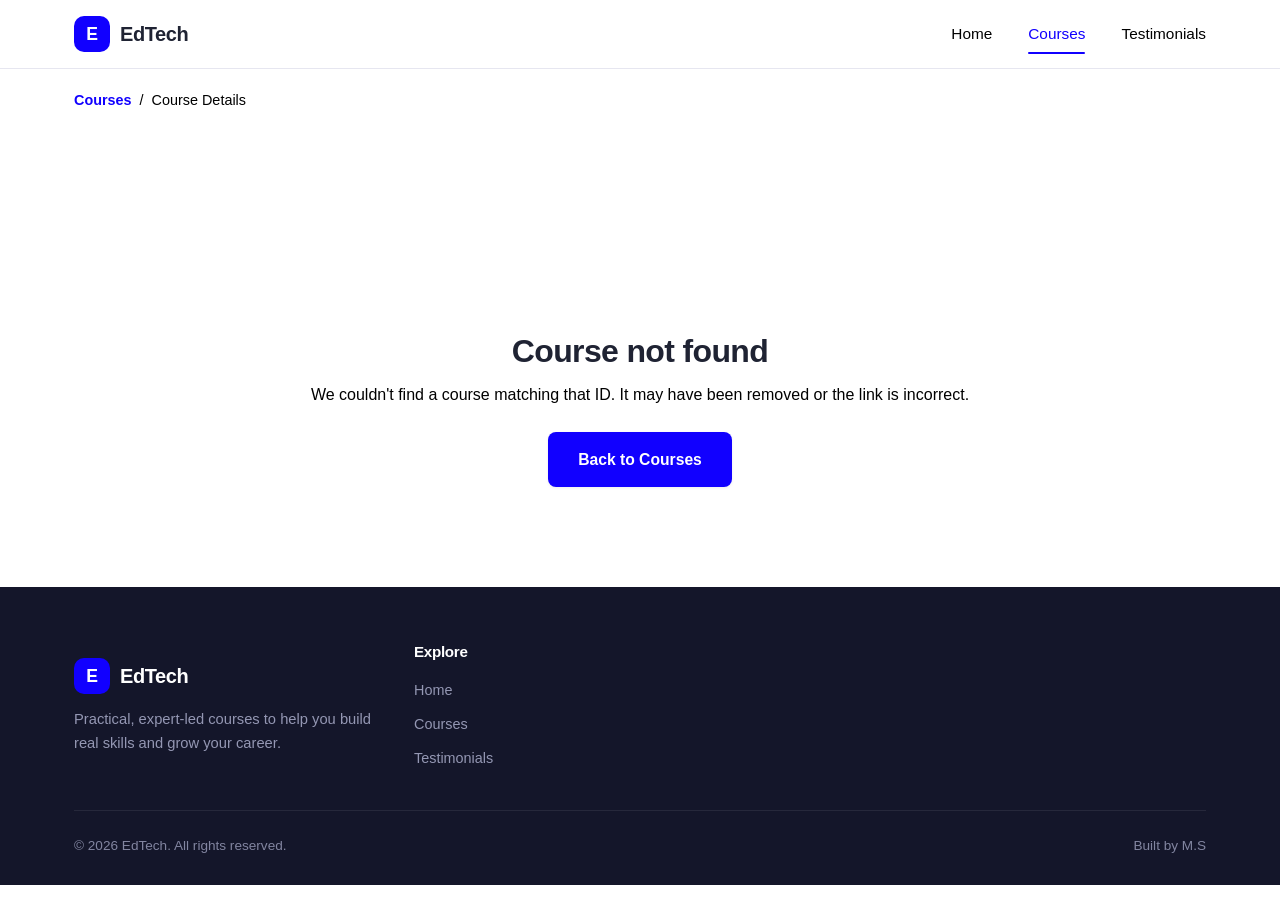
<file: course-detail.html>
<!DOCTYPE html>
<html lang="en">

<head>
  <meta charset="UTF-8" />
  <meta name="viewport" content="width=device-width, initial-scale=1.0" />
  <title>Course Details · EdTech</title>
  <meta name="description"
    content="View detailed information about this EdTech course, including price, instructor, and description." />
  <link rel="preconnect" href="https://fonts.googleapis.com" />
  <link rel="stylesheet" href="css/style.css" />
</head>

<body>

  <!--  Header  -->
  <header class="site-header">
    <div class="container navbar">
      <a href="index.html" class="logo" aria-label="EdTech Home">
        <span class="logo-mark">E</span>
        EdTech
      </a>

      <nav class="nav-links" id="nav-links">
        <a href="index.html" aria-current="page" aria-label="Home">Home</a>
        <a href="courses.html" class="active" aria-label="Browse Courses">Courses</a>
        <a href="index.html#testimonials" aria-label="View Testimonials">Testimonials</a>
      </nav>
      <div class="nav-actions">

        <button class="nav-toggle" aria-label="Toggle navigation menu" aria-expanded="false">
          <span></span><span></span><span></span>
        </button>
      </div>


    </div>
  </header>

  <main>
    <div class="container">
      <nav class="breadcrumb" aria-label="Breadcrumb">
        <a href="courses.html">Courses</a> <span>/</span> <span>Course Details</span>
      </nav>
      <div class="detail-grid" id="course-detail-container">
      </div>

      <!--  Not Found State  -->
      <div class="detail-not-found" id="not-found-template" hidden>
        <h1>Course not found</h1>
        <p>We couldn't find a course matching that ID. It may have been removed or the link is incorrect.</p>
        <a href="courses.html" class="btn btn-primary">Back to Courses</a>
      </div>
    </div>
  </main>

  <!--  Footer  -->
  <footer class="site-footer" id="footer">
    <div class="container">
      <div class="footer-grid">
        <div class="footer-brand">
          <a href="index.html" class="logo" aria-label="EdTech Home">
            <span class="logo-mark">E</span>
            EdTech
          </a>
          <p>Practical, expert-led courses to help you build real skills and grow your career.</p>
        </div>

        <div class="footer-col">
          <h2>Explore</h2>
          <ul>
            <li><a href="index.html" aria-label="Home">Home</a></li>
            <li><a href="courses.html" aria-label="Courses">Courses</a></li>
            <li><a href="index.html#testimonials" aria-label="Testimonials">Testimonials</a></li>
          </ul>
        </div>


      </div>

      <div class="footer-bottom">
        <span>&copy; <span id="year"></span> EdTech. All rights reserved.</span>
        <span aria-label="Built by M.S">Built by M.S</span>
      </div>
    </div>
  </footer>

  <script defer src="js/courses-data.js"></script>
  <script defer src="js/main.js"></script>
  <script defer src="js/course-detail.js"></script>
</body>

</html>
</file>
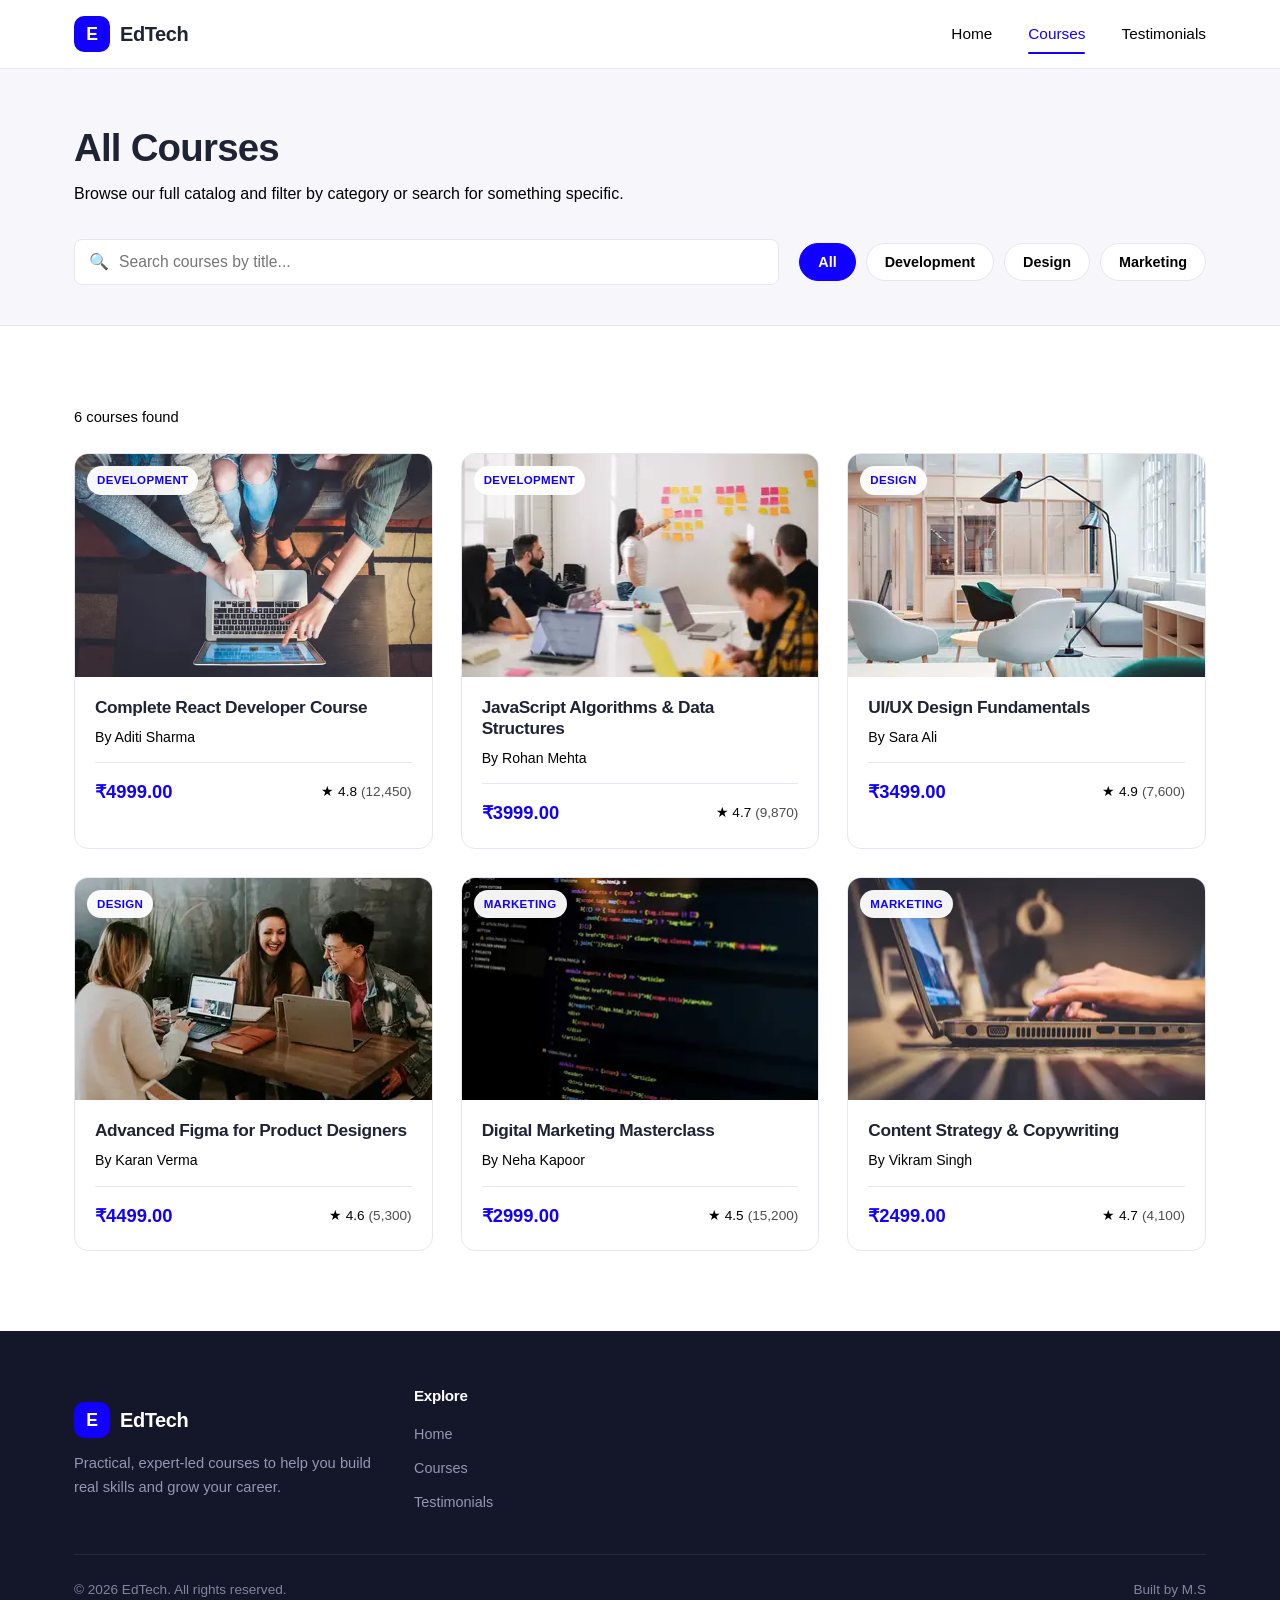
<file: courses.html>
<!DOCTYPE html>
<html lang="en">

<head>
  <meta charset="UTF-8" />
  <meta name="viewport" content="width=device-width, initial-scale=1.0" />
  <title>All Courses · EdTech</title>
  <meta name="description"
    content="Browse and filter EdTech's full catalog of development, design, and marketing courses." />
  <link rel="preconnect" href="https://fonts.googleapis.com" />
  <link rel="stylesheet" href="css/style.css" />
</head>

<body>

  <!--  Header  -->
  <header class="site-header">
    <div class="container navbar">
      <a href="index.html" class="logo" aria-label="EdTech Home">
        <span class="logo-mark">E</span>
        EdTech
      </a>

      <nav class="nav-links" id="nav-links">
        <a href="index.html" aria-current="page" aria-label="Home">Home</a>
        <a href="courses.html" class="active" aria-label="Browse Courses">Courses</a>
        <a href="index.html#testimonials" aria-label="View Testimonials">Testimonials</a>
      </nav>
      <div class="nav-actions">

        <button class="nav-toggle" aria-label="Toggle navigation menu" aria-expanded="false">
          <span></span><span></span><span></span>
        </button>
      </div>


    </div>
  </header>

  <main>
    <!--  Listing Header + Filters  -->
    <section class="listing-header">
      <div class="container">
        <h1>All Courses</h1>
        <p>Browse our full catalog and filter by category or search for something specific.</p>

        <div class="filter-bar">
          <div class="search-field">
            <span class="search-icon">🔍</span>
            <input type="search" id="search-input" placeholder="Search courses by title..."
              aria-label="Search courses by title" />
          </div>

          <div class="category-filters" role="group" aria-label="Filter by category">
            <button class="filter-btn active" data-category="All">All</button>
            <button class="filter-btn" data-category="Development">Development</button>
            <button class="filter-btn" data-category="Design">Design</button>
            <button class="filter-btn" data-category="Marketing">Marketing</button>
          </div>
        </div>
      </div>
    </section>

    <!--  Course Grid  -->
    <section class="section">
      <div class="container">
        <div class="results-meta">
          <span id="results-count">0 courses found</span>
        </div>

        <div class="course-grid" id="courses-grid">

        </div>

        <div class="empty-state" id="empty-state" hidden>
          <div class="empty-icon">🔎</div>
          <h3>No courses found</h3>
          <p>Try adjusting your search or selecting a different category.</p>
        </div>
      </div>
    </section>
  </main>

  <!--  Footer  -->
  <footer class="site-footer" id="footer">
    <div class="container">
      <div class="footer-grid">
        <div class="footer-brand">
          <a href="index.html" class="logo" aria-label="EdTech Home">
            <span class="logo-mark">E</span>
            EdTech
          </a>
          <p>Practical, expert-led courses to help you build real skills and grow your career.</p>
        </div>

        <div class="footer-col">
          <h2>Explore</h2>
          <ul>
            <li><a href="index.html" aria-label="Home">Home</a></li>
            <li><a href="courses.html" aria-label="Courses">Courses</a></li>
            <li><a href="index.html#testimonials" aria-label="Testimonials">Testimonials</a></li>
          </ul>
        </div>


      </div>

      <div class="footer-bottom">
        <span>&copy; <span id="year"></span> EdTech. All rights reserved.</span>
        <span aria-label="Built by M.S">Built by M.S</span>
      </div>
    </div>
  </footer>

  <script defer src="js/courses-data.js"></script>
  <script defer src="js/main.js"></script>
  <script defer src="js/courses.js"></script>
</body>

</html>
</file>
<file: css/style.css>
.breadcrumb,.detail-description p,.detail-not-found p,.detail-price-note,.detail-sidebar ul li,.empty-state,.filter-btn,.hero p,.listing-header p,.nav-links a,.results-meta,.search-field .search-icon,.section-header p,.toast span{color:var(--color-text-muted)}.course-card-category,.detail-category,.eyebrow{text-transform:uppercase}*,::after,::before{box-sizing:border-box;margin:0;padding:0}:root{--color-primary:#1100ff;--color-primary-dark:#293681;--color-primary-light:#eef2ff;--color-accent:#f59e0b;--color-text:#1f2333;--color-text-muted:#000;--color-bg:#ffffff;--color-bg-alt:#f7f7fb;--color-border:#e6e6f0;--color-success:#15803d;--color-success-bg:#ecfdf3;--radius-sm:8px;--radius-md:14px;--radius-lg:20px;--shadow-sm:0 1px 3px rgba(31, 35, 51, 0.08);--shadow-md:0 8px 24px rgba(31, 35, 51, 0.1);--shadow-lg:0 20px 48px rgba(31, 35, 51, 0.14);--container-width:1180px;--transition:0.2s ease}html{scroll-behavior:smooth}body{font-family:Inter,-apple-system,BlinkMacSystemFont,"Segoe UI",Roboto,Helvetica,Arial,sans-serif;color:var(--color-text);background:var(--color-bg);line-height:1.6;-webkit-font-smoothing:antialiased}img{max-width:100%;display:block}a{color:inherit;text-decoration:none}ul{list-style:none}button{font-family:inherit;cursor:pointer}h1,h2,h3,h4{font-weight:700;line-height:1.2;letter-spacing:-.02em}.eyebrow{display:inline-block;font-size:.78rem;font-weight:700;letter-spacing:.08em;color:var(--color-primary);background:var(--color-primary-light);padding:6px 14px;border-radius:999px;margin-bottom:14px}.container{width:100%;max-width:var(--container-width);margin-inline:auto;padding-inline:24px}.section{padding-block:80px}.section-bg{background:var(--color-bg-alt)}.section-header{text-align:center;max-width:640px;margin:0 auto 48px}.section-header h2{font-size:clamp(1.8rem, 3vw, 2.4rem);margin-bottom:12px}.section-header p{font-size:1.05rem}.visually-hidden{position:absolute;width:1px;height:1px;overflow:hidden;clip:rect(0 0 0 0);white-space:nowrap}.btn{display:inline-flex;align-items:center;justify-content:center;gap:8px;padding:13px 28px;border-radius:var(--radius-sm);font-weight:600;font-size:.98rem;border:2px solid transparent;transition:transform var(--transition),box-shadow var(--transition),background var(--transition),color var(--transition);white-space:nowrap}.logo,.navbar{display:flex;align-items:center}.btn:active{transform:translateY(1px)}.btn-primary{background:var(--color-primary);color:#fff;box-shadow:var(--shadow-sm)}.btn-primary:hover,.course-card:hover,.hero-badge{box-shadow:var(--shadow-md)}.btn-primary:hover{background:var(--color-primary-dark)}.btn-outline{background:0 0;border-color:var(--color-border);color:var(--color-text)}.btn-outline:hover,.filter-btn:hover{border-color:var(--color-primary);color:var(--color-primary)}.btn-block{width:100%}.btn-lg{padding:15px 34px;font-size:1.05rem}.site-header{position:sticky;top:0;z-index:100;background:rgba(255,255,255,.92);backdrop-filter:blur(10px);border-bottom:1px solid var(--color-border)}.hero-media,.nav-links a{position:relative}.navbar{justify-content:space-between;padding-block:16px}.logo{gap:10px;font-size:1.25rem;font-weight:800;letter-spacing:-.02em}.logo-mark{display:inline-flex;align-items:center;justify-content:center;width:36px;height:36px;border-radius:10px;background:var(--color-primary);color:#fff;font-size:1.1rem}.course-card-category,.hero h1 span,.nav-links a.active,.nav-links a:hover{color:var(--color-primary)}.nav-links{display:flex;align-items:center;gap:36px}.nav-links a{font-weight:500;font-size:.96rem;padding-block:4px;transition:color var(--transition)}.nav-links a.active::after{content:"";position:absolute;left:0;right:0;bottom:-4px;height:2px;background:var(--color-primary);border-radius:2px}.nav-actions{display:none;align-items:center;gap:14px}.nav-toggle{display:none;flex-direction:column;gap:5px;background:0 0;border:none;padding:6px}.nav-toggle span{width:24px;height:2px;background:var(--color-text);border-radius:2px;transition:transform var(--transition),opacity var(--transition)}.hero{padding-block:88px 96px;background:radial-gradient(circle at 85% 20%,#eef2ff 0,#fff 55%);overflow:hidden}.hero-grid{display:grid;grid-template-columns:1.1fr 0.9fr;gap:56px;align-items:center}.hero h1{font-size:clamp(2.2rem, 4.2vw, 3.4rem);margin-bottom:20px}.hero p{font-size:1.1rem;max-width:520px;margin-bottom:32px}.hero-actions{display:flex;gap:16px;flex-wrap:wrap;margin-bottom:40px}.hero-stats{display:flex;gap:36px;flex-wrap:wrap}.hero-stats div strong{display:block;font-size:1.6rem;color:var(--color-text)}.hero-stats div span{font-size:.88rem;color:var(--color-text-muted)}.hero-media img{width:auto;height:100%;object-fit:cover;min-height:400px;border-radius:var(--radius-lg);box-shadow:var(--shadow-lg)}.hero-badge{position:absolute;bottom:-22px;left:-22px;background:#fff;border-radius:var(--radius-md);padding:16px 20px;display:flex;align-items:center;gap:12px}.hero-badge .badge-icon{width:42px;height:42px;border-radius:10px;background:var(--color-success-bg);color:var(--color-success);display:flex;align-items:center;justify-content:center;font-size:1.2rem}.hero-badge strong,.testimonial-person strong{display:block;font-size:.95rem}.hero-badge span{font-size:.8rem;color:var(--color-text-muted)}.course-grid{display:grid;grid-template-columns:repeat(auto-fill,minmax(280px,1fr));gap:28px}.course-card{background:#fff;border:1px solid var(--color-border);border-radius:var(--radius-md);overflow:hidden;display:flex;flex-direction:column;transition:transform var(--transition),box-shadow var(--transition)}.course-card-media{position:relative;aspect-ratio:16/10;overflow:hidden;background:var(--color-bg-alt)}.course-card-media img{width:100%;height:100%;object-fit:cover;transition:transform .35s}.course-card:hover .course-card-media img{transform:scale(1.06)}.course-card-category{position:absolute;top:12px;left:12px;background:rgba(255,255,255,.95);font-size:.72rem;font-weight:700;letter-spacing:.03em;padding:5px 10px;border-radius:999px}.course-card-body{padding:20px;display:flex;flex-direction:column;flex:1}.course-card-title{font-size:1.08rem;margin-bottom:8px}.course-card-instructor{font-size:.88rem;color:var(--color-text-muted);margin-bottom:14px}.course-card-meta{display:flex;align-items:center;justify-content:space-between;margin-top:auto;padding-top:14px;border-top:1px solid var(--color-border)}.course-card-price{font-weight:800;font-size:1.15rem;color:var(--color-primary)}.course-card-rating{font-size:.85rem;color:var(--color-text-muted);display:flex;align-items:center;gap:4px}.course-card-link{display:block}.testimonial-grid{display:grid;grid-template-columns:repeat(auto-fit,minmax(300px,1fr));gap:28px}.testimonial-card{background:#fff;border:1px solid var(--color-border);border-radius:var(--radius-md);padding:28px;box-shadow:var(--shadow-sm)}.testimonial-quote{color:var(--color-text-muted);font-size:.98rem;margin-bottom:20px}.testimonial-person{display:flex;align-items:center;gap:12px}.filter-bar,.results-meta{align-items:center;display:flex}.testimonial-person img{width:46px;height:46px;border-radius:50%;object-fit:cover}.detail-sidebar,.search-field input{border:1px solid var(--color-border)}.testimonial-person span{font-size:.82rem;color:var(--color-text-muted)}.testimonial-stars{color:var(--color-accent);margin-bottom:12px;font-size:.9rem;letter-spacing:2px}.listing-header{background:var(--color-bg-alt);padding-block:56px 40px;border-bottom:1px solid var(--color-border)}.listing-header h1{font-size:clamp(1.8rem, 3vw, 2.4rem);margin-bottom:10px}.listing-header p{max-width:560px}.filter-bar{gap:20px;flex-wrap:wrap;margin-top:32px}.search-field{position:relative;flex:1;min-width:240px}.search-field input{width:100%;padding:13px 16px 13px 44px;border-radius:var(--radius-sm);font-size:.98rem;background:#fff;transition:border-color var(--transition),box-shadow var(--transition)}.search-field input:focus{outline:0;border-color:var(--color-primary);box-shadow:0 0 0 3px var(--color-primary-light)}.search-field .search-icon{position:absolute;left:15px;top:50%;transform:translateY(-50%);pointer-events:none}.category-filters{display:flex;gap:10px;flex-wrap:wrap}.filter-btn{padding:10px 18px;border-radius:999px;border:1px solid var(--color-border);background:#fff;font-size:.9rem;font-weight:600;transition:all var(--transition)}.filter-btn.active{background:var(--color-primary);border-color:var(--color-primary);color:#fff}.results-meta{justify-content:space-between;margin-bottom:24px;font-size:.92rem}.empty-state{text-align:center;padding:80px 20px}.empty-state .empty-icon{font-size:2.6rem;margin-bottom:16px}.empty-state h3{color:var(--color-text);margin-bottom:8px}.breadcrumb{font-size:.9rem;padding-block:20px;display:flex;align-items:center;gap:8px}.breadcrumb a{color:var(--color-primary);font-weight:600}.detail-grid{display:grid;grid-template-columns:1.4fr 1fr;gap:48px;padding-block:20px 80px;align-items:start}.detail-media img{width:100%;border-radius:var(--radius-lg);box-shadow:var(--shadow-md);aspect-ratio:16/10;object-fit:cover}.detail-category{display:inline-block;background:var(--color-primary-light);color:var(--color-primary);font-size:.78rem;font-weight:700;letter-spacing:.04em;padding:6px 14px;border-radius:999px;margin:24px 0 12px}.detail-media h1{font-size:clamp(1.6rem, 3vw, 2.2rem);margin-bottom:14px}.detail-instructor{display:flex;align-items:center;gap:10px;color:var(--color-text-muted);margin-bottom:24px;font-size:.96rem}.detail-instructor strong{color:var(--color-text)}.detail-description h2{font-size:1.2rem;margin-bottom:12px}.detail-sidebar{position:sticky;top:96px;background:#fff;border-radius:var(--radius-lg);padding:28px;box-shadow:var(--shadow-md)}.detail-price{font-size:2.1rem;font-weight:800;color:var(--color-primary);margin-bottom:4px}.detail-price-note{font-size:.85rem;margin-bottom:24px}.detail-sidebar ul li .icon,.toast-icon{color:var(--color-success)}.detail-sidebar ul{margin:24px 0;display:flex;flex-direction:column;gap:12px}.detail-sidebar ul li,.toast{display:flex;align-items:center}.detail-sidebar ul li{gap:10px;font-size:.92rem}.detail-not-found{text-align:center;padding:100px 20px}.detail-not-found h1{font-size:2rem;margin-bottom:12px}.detail-not-found p{margin-bottom:24px}.toast{position:fixed;bottom:28px;right:28px;z-index:1000;background:#fff;border:1px solid var(--color-border);border-left:4px solid var(--color-success);border-radius:var(--radius-sm);padding:16px 22px;box-shadow:var(--shadow-lg);gap:12px;max-width:340px;transform:translateY(20px);opacity:0;pointer-events:none;transition:transform var(--transition),opacity var(--transition)}.toast.show{transform:translateY(0);opacity:1;pointer-events:auto}.toast-icon{font-size:1.3rem}.toast strong{display:block;font-size:.94rem}.footer-bottom,.toast span{font-size:.85rem}.site-footer{background:#14162a;color:#c6c8dc;padding-block:56px 28px}.footer-grid{display:flex;align-items:center;flex-wrap:wrap;gap:40px;margin-bottom:40px}.footer-brand .logo{color:#fff;margin-bottom:14px}.footer-brand p{font-size:.92rem;color:#9497b3;max-width:300px}.footer-col h2{color:#fff;font-size:.95rem;margin-bottom:16px}.footer-col ul{display:flex;flex-direction:column;gap:8px}.footer-col a{font-size:.9rem;color:#9497b3;transition:color var(--transition)}.footer-col a:hover{color:#fff}.footer-bottom{border-top:1px solid rgba(255,255,255,.08);padding-top:24px;display:flex;align-items:center;justify-content:space-between;flex-wrap:wrap;gap:12px;color:#8285a0}@media (max-width:960px){.detail-grid,.hero-grid{grid-template-columns:1fr}.hero-media{order:-1}.detail-sidebar{position:static}.footer-grid{grid-template-columns:1fr 1fr}}@media (max-width:760px){.nav-actions,.nav-toggle{display:flex}.nav-links{position:absolute;top:100%;left:0;right:0;flex-direction:column;align-items:flex-start;background:#fff;border-bottom:1px solid var(--color-border);padding:20px 24px;gap:18px;box-shadow:var(--shadow-md);transform:translateY(-8px);opacity:0;visibility:hidden;transition:all var(--transition)}.nav-links.open{transform:translateY(0);opacity:1;visibility:visible}.section{padding-block:56px}.hero{padding-block:56px 64px}.hero-badge{position:static;margin-top:16px}.footer-grid{grid-template-columns:1fr}.footer-bottom{flex-direction:column;text-align:center}}@media (max-width:520px){.filter-bar,.hero-actions{flex-direction:column;align-items:stretch}.nav-actions{display:flex}.course-grid{grid-template-columns:1fr}}
</file>
